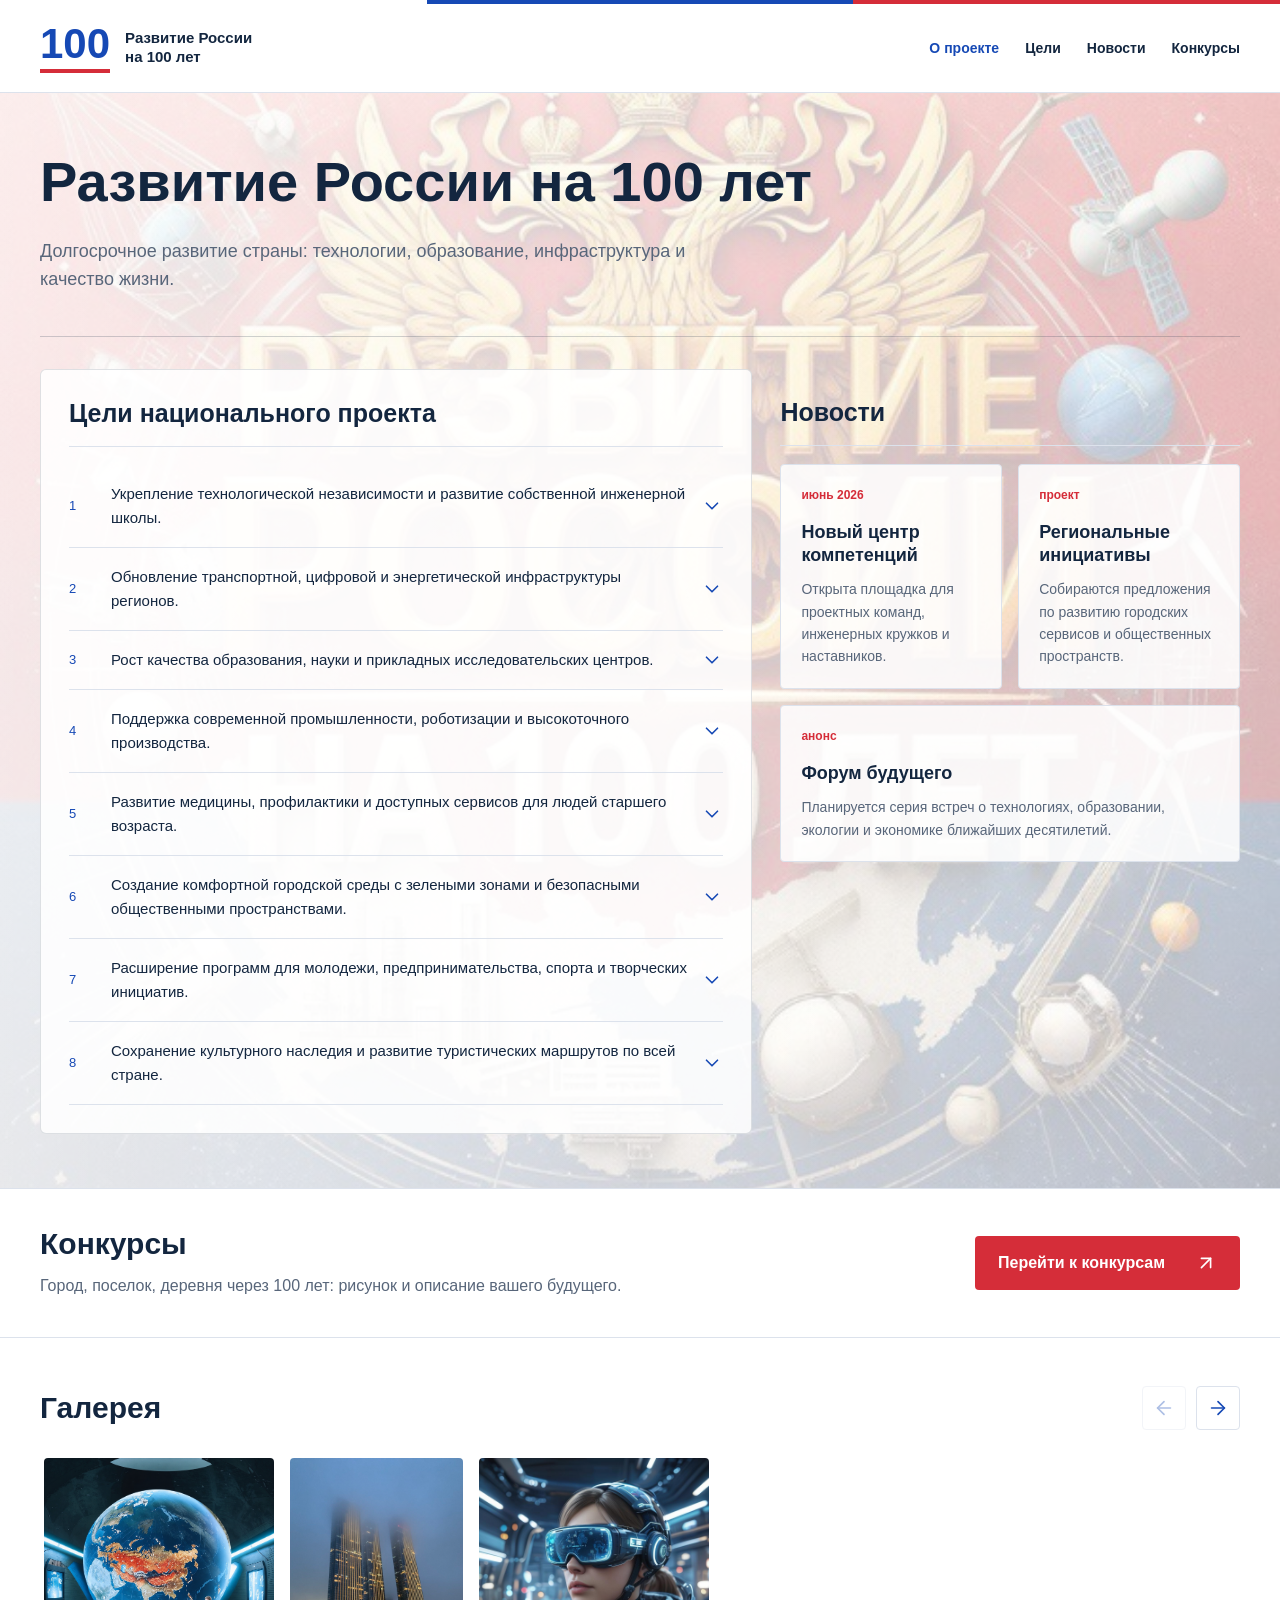
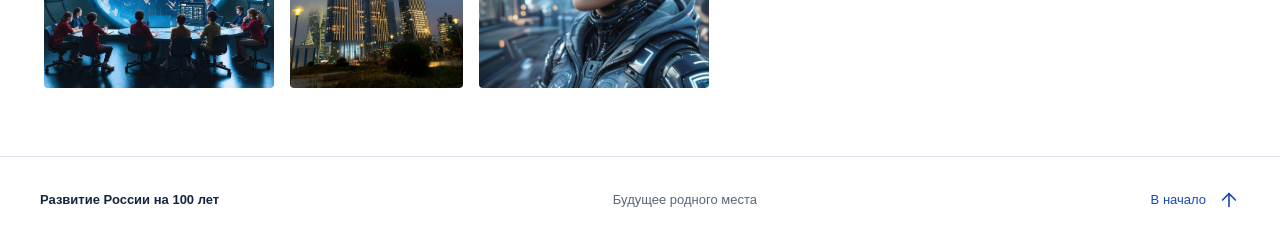
<file: index.html>
<!doctype html>
<html lang="ru">
<head>
    <meta charset="UTF-8">
    <meta name="viewport" content="width=device-width, initial-scale=1.0">
    <meta name="description" content="Развитие России на 100 лет: цели проекта, новости и творческие конкурсы.">
    <meta name="theme-color" content="#1649b5">
    <title>Развитие России на 100 лет</title>
    <link rel="stylesheet" href="styles.css">
    <script src="assets/lucide.min.js" defer></script>
    <script src="script.js" defer></script>
</head>
<body>
    <a class="skip-link" href="#project">Перейти к содержанию</a>
    <header class="site-header">
        <div class="header-inner">
            <a class="brand" href="#top" aria-label="Развитие России на 100 лет, в начало страницы">
                <span class="brand-mark" aria-hidden="true">100</span>
                <span>Развитие России<br>на 100 лет</span>
            </a>
            <nav aria-label="Основная навигация">
                <a href="#project" aria-current="page">О проекте</a><a href="#goals">Цели</a><a href="#news">Новости</a><a href="contests.html">Конкурсы</a>
            </nav>
        </div>
    </header>
    <main id="top">
        <section class="project-home" id="project" aria-labelledby="page-title">
            <div class="container home-hero">
                <h1 id="page-title">Развитие России на 100 лет</h1>
                <p>Долгосрочное развитие страны: технологии, образование, инфраструктура и качество жизни.</p>
            </div>
            <div class="container home-information">
                <div class="dashboard" aria-label="Основная информация">
                    <article class="goals-panel panel" id="goals">
                        <div class="section-heading"><h2>Цели национального проекта</h2></div>
                        <ol class="goals-list">
                            <li class="goal-item">
                                <details>
                                    <summary><span class="goal-index">1</span><span class="goal-title">Укрепление технологической независимости и развитие собственной инженерной школы.</span><i class="goal-chevron" data-lucide="chevron-down" aria-hidden="true"></i></summary>
                                    <div class="goal-description"><p>Развитие собственных технологий, программного обеспечения и инженерных решений. Важные направления: подготовка специалистов, поддержка конструкторских команд и сотрудничество науки с производством. Цель — создавать и совершенствовать необходимые стране технологии, опираясь на собственные знания и компетенции.</p></div>
                                </details>
                            </li>
                            <li class="goal-item">
                                <details>
                                    <summary><span class="goal-index">2</span><span class="goal-title">Обновление транспортной, цифровой и энергетической инфраструктуры регионов.</span><i class="goal-chevron" data-lucide="chevron-down" aria-hidden="true"></i></summary>
                                    <div class="goal-description"><p>Развитие дорог, общественного транспорта, связи и систем энергоснабжения. Современная инфраструктура должна связывать города и небольшие населенные пункты, упрощать поездки и обеспечивать доступ к цифровым сервисам. Особое внимание — надежности сетей, доступности услуг и рациональному использованию энергии.</p></div>
                                </details>
                            </li>
                            <li class="goal-item">
                                <details>
                                    <summary><span class="goal-index">3</span><span class="goal-title">Рост качества образования, науки и прикладных исследовательских центров.</span><i class="goal-chevron" data-lucide="chevron-down" aria-hidden="true"></i></summary>
                                    <div class="goal-description"><p>Создание условий для качественного обучения на всех этапах жизни: от школы до профессиональной переподготовки. Развитие лабораторий, исследовательских центров и практических образовательных программ помогает превращать знания в реальные решения. Важную роль играют наставничество и совместные проекты учебных заведений, ученых и предприятий.</p></div>
                                </details>
                            </li>
                            <li class="goal-item">
                                <details>
                                    <summary><span class="goal-index">4</span><span class="goal-title">Поддержка современной промышленности, роботизации и высокоточного производства.</span><i class="goal-chevron" data-lucide="chevron-down" aria-hidden="true"></i></summary>
                                    <div class="goal-description"><p>Обновление оборудования и производственных процессов, внедрение роботизированных систем и цифрового управления. Это направление объединяет развитие точного машиностроения, новых материалов и контроля качества. Технологии должны повышать эффективность предприятий, снижать расход ресурсов и делать труд людей безопаснее.</p></div>
                                </details>
                            </li>
                            <li class="goal-item">
                                <details>
                                    <summary><span class="goal-index">5</span><span class="goal-title">Развитие медицины, профилактики и доступных сервисов для людей старшего возраста.</span><i class="goal-chevron" data-lucide="chevron-down" aria-hidden="true"></i></summary>
                                    <div class="goal-description"><p>Повышение доступности медицинской помощи, развитие ранней диагностики и профилактики заболеваний. Для людей старшего возраста важны удобные сервисы, помощь в повседневной жизни и условия для активного долголетия. В центре этого направления — качество жизни человека и возможность получать необходимую поддержку рядом с домом.</p></div>
                                </details>
                            </li>
                            <li class="goal-item">
                                <details>
                                    <summary><span class="goal-index">6</span><span class="goal-title">Создание комфортной городской среды с зелеными зонами и безопасными общественными пространствами.</span><i class="goal-chevron" data-lucide="chevron-down" aria-hidden="true"></i></summary>
                                    <div class="goal-description"><p>Развитие парков, дворов, пешеходных маршрутов и мест для отдыха и общения. Комфортная среда должна быть удобной для детей, пожилых людей и жителей с ограниченной мобильностью. Благоустройство объединяет озеленение, безопасное освещение, доступный транспорт и бережное отношение к природным ресурсам.</p></div>
                                </details>
                            </li>
                            <li class="goal-item">
                                <details>
                                    <summary><span class="goal-index">7</span><span class="goal-title">Расширение программ для молодежи, предпринимательства, спорта и творческих инициатив.</span><i class="goal-chevron" data-lucide="chevron-down" aria-hidden="true"></i></summary>
                                    <div class="goal-description"><p>Создание возможностей для учебы, самореализации и запуска собственных проектов. Поддержка молодежных команд, малого бизнеса, спортивных секций и творческих объединений помогает людям применять свои способности. Важны доступные площадки, наставники и возможность развивать инициативы в своем городе, поселке или деревне.</p></div>
                                </details>
                            </li>
                            <li class="goal-item">
                                <details>
                                    <summary><span class="goal-index">8</span><span class="goal-title">Сохранение культурного наследия и развитие туристических маршрутов по всей стране.</span><i class="goal-chevron" data-lucide="chevron-down" aria-hidden="true"></i></summary>
                                    <div class="goal-description"><p>Сохранение исторических памятников, местных традиций и культурного разнообразия регионов. Развитие музеев, туристических маршрутов и инфраструктуры для путешествий помогает знакомиться с историей и природой страны. Новые проекты должны бережно относиться к наследию и приносить пользу местным жителям.</p></div>
                                </details>
                            </li>
                        </ol>
                    </article>
                    <aside class="news-panel" id="news" aria-labelledby="news-title">
                        <div class="section-heading"><h2 id="news-title">Новости</h2></div>
                        <div class="news-grid">
                            <article class="news-card"><span class="news-date">июнь 2026</span><h3>Новый центр компетенций</h3><p>Открыта площадка для проектных команд, инженерных кружков и наставников.</p></article>
                            <article class="news-card"><span class="news-date">проект</span><h3>Региональные инициативы</h3><p>Собираются предложения по развитию городских сервисов и общественных пространств.</p></article>
                            <article class="news-card news-card-wide"><span class="news-date">анонс</span><h3>Форум будущего</h3><p>Планируется серия встреч о технологиях, образовании, экологии и экономике ближайших десятилетий.</p></article>
                        </div>
                    </aside>
                </div>
            </div>
        </section>
        <section class="contest-entry" aria-labelledby="contests-entry-title">
            <div class="container">
                <div><h2 id="contests-entry-title">Конкурсы</h2><p>Город, поселок, деревня через 100 лет: рисунок и описание вашего будущего.</p></div>
                <a class="primary-link" href="contests.html">Перейти к конкурсам <i data-lucide="arrow-up-right" aria-hidden="true"></i></a>
            </div>
        </section>
        <section class="gallery-section" id="gallery" aria-labelledby="gallery-title">
            <div class="container">
                <div class="gallery-heading">
                    <h2 id="gallery-title">Галерея</h2>
                    <div class="gallery-controls" aria-label="Прокрутка галереи">
                        <button type="button" class="icon-button" data-gallery-scroll="-1" aria-label="Предыдущие фотографии" title="Предыдущие фотографии" aria-controls="gallery-track" disabled><i data-lucide="arrow-left" aria-hidden="true"></i></button>
                        <button type="button" class="icon-button" data-gallery-scroll="1" aria-label="Следующие фотографии" title="Следующие фотографии" aria-controls="gallery-track"><i data-lucide="arrow-right" aria-hidden="true"></i></button>
                    </div>
                </div>
                <div class="gallery-track" id="gallery-track" tabindex="0" aria-label="Фотографии проекта">
                    <!-- Add another image link here to extend the gallery. -->
                    <a class="gallery-item" href="assets/gallery/planet-classroom.png" aria-haspopup="dialog" aria-controls="gallery-viewer"><img src="assets/gallery/planet-classroom.png" alt="Учебный зал будущего с большим глобусом" width="1254" height="1254" loading="lazy" decoding="async"></a>
                    <a class="gallery-item" href="assets/gallery/towers-in-fog.png" aria-haspopup="dialog" aria-controls="gallery-viewer"><img src="assets/gallery/towers-in-fog.png" alt="Небоскребы с вечерней подсветкой в тумане" width="960" height="1280" loading="lazy" decoding="async"></a>
                    <a class="gallery-item" href="assets/gallery/future-technology.png" aria-haspopup="dialog" aria-controls="gallery-viewer"><img src="assets/gallery/future-technology.png" alt="Образ технологий будущего: девушка в цифровых очках" width="1024" height="1024" loading="lazy" decoding="async"></a>
                    <a class="gallery-item" href="assets/gallery/city-skyline.png" aria-haspopup="dialog" aria-controls="gallery-viewer"><img src="assets/gallery/city-skyline.png" alt="Панорама небоскребов Москва-Сити" width="1280" height="960" loading="lazy" decoding="async"></a>
                    <a class="gallery-item" href="assets/gallery/space-flight.png" aria-haspopup="dialog" aria-controls="gallery-viewer"><img src="assets/gallery/space-flight.png" alt="Космический корабль над Землей" width="671" height="673" loading="lazy" decoding="async"></a>
                    <a class="gallery-item" href="assets/gallery/lunar-base.png" aria-haspopup="dialog" aria-controls="gallery-viewer"><img src="assets/gallery/lunar-base.png" alt="Футуристичная исследовательская база на Луне" width="1024" height="1024" loading="lazy" decoding="async"></a>
                </div>
            </div>
        </section>
    </main>
    <footer class="site-footer"><div class="container"><a class="footer-brand" href="#top">Развитие России на 100 лет</a><span>Будущее родного места</span><a href="#top" class="back-top">В начало <i data-lucide="arrow-up" aria-hidden="true"></i></a></div></footer>
    <dialog id="gallery-viewer" class="gallery-viewer" aria-labelledby="gallery-viewer-title" aria-describedby="gallery-photo-caption">
        <h2 id="gallery-viewer-title" class="visually-hidden">Галерея</h2>
        <button class="dialog-close" type="button" data-close aria-label="Закрыть" title="Закрыть"><i data-lucide="x" aria-hidden="true"></i></button>
        <div class="gallery-photo-frame"><img id="gallery-photo" alt=""></div>
        <div class="gallery-viewer-footer">
            <p id="gallery-photo-caption"></p>
            <div class="gallery-viewer-controls">
                <button type="button" class="icon-button" data-gallery-prev aria-label="Предыдущее фото" title="Предыдущее фото"><i data-lucide="chevron-left" aria-hidden="true"></i></button>
                <span id="gallery-photo-count" aria-live="polite" aria-atomic="true"></span>
                <button type="button" class="icon-button" data-gallery-next aria-label="Следующее фото" title="Следующее фото"><i data-lucide="chevron-right" aria-hidden="true"></i></button>
            </div>
        </div>
    </dialog>
</body>
</html>
</file>
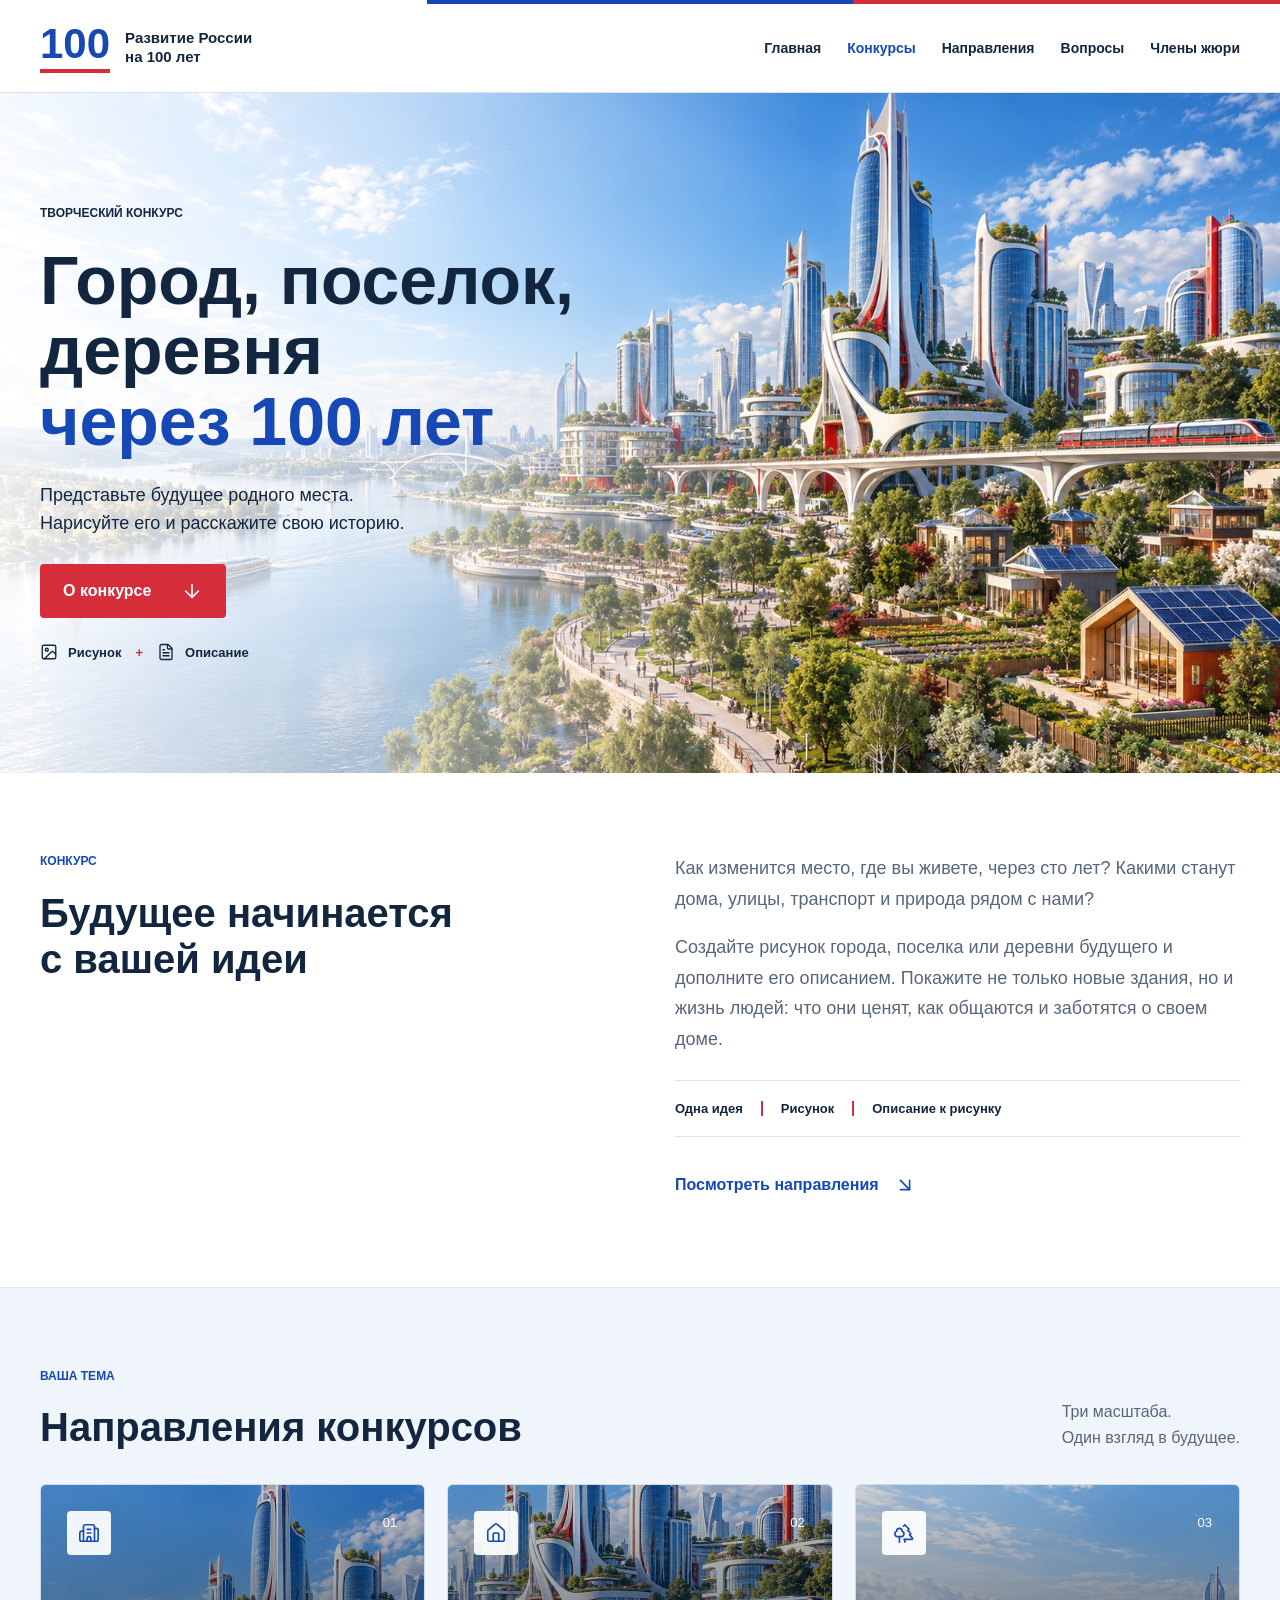
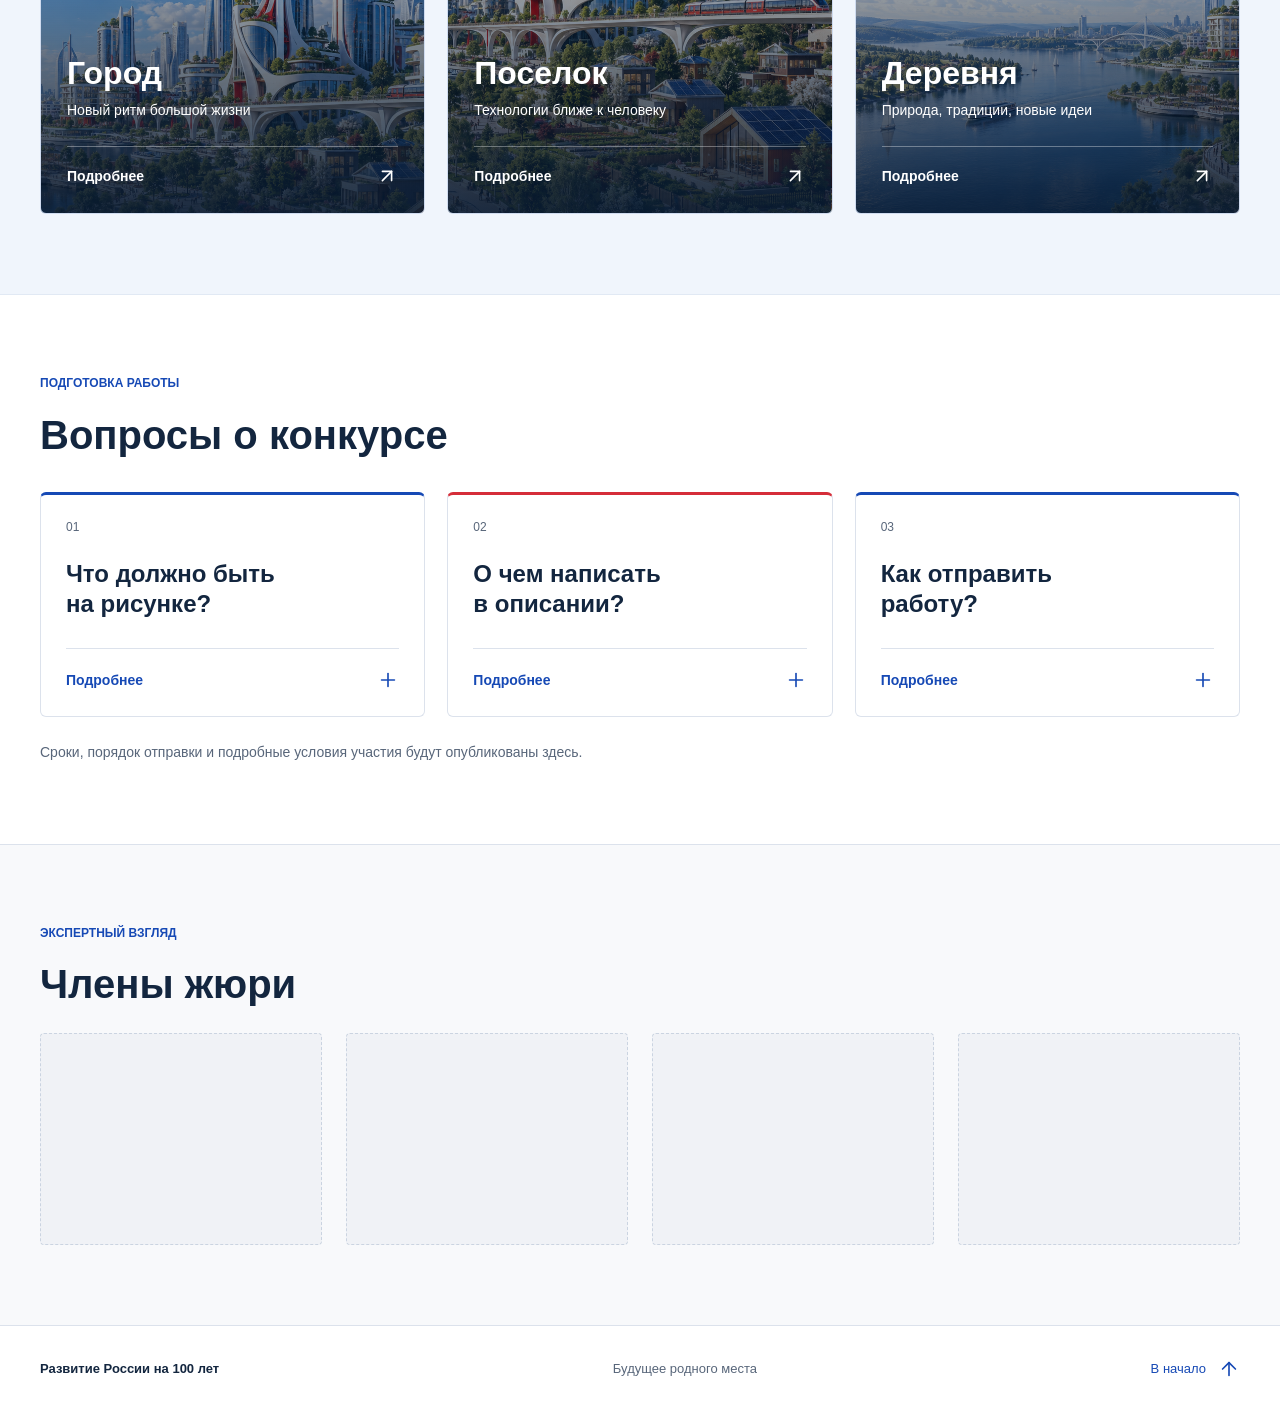
<file: contests.html>
<!doctype html>
<html lang="ru">
<head>
    <meta charset="UTF-8">
    <meta name="viewport" content="width=device-width, initial-scale=1.0">
    <meta name="description" content="Творческий конкурс: рисунок и описание города, поселка или деревни через 100 лет. Направления, вопросы об участии и члены жюри.">
    <meta name="theme-color" content="#1649b5">
    <title>Конкурсы | Развитие России на 100 лет</title>
    <link rel="stylesheet" href="styles.css">
    <script src="assets/lucide.min.js" defer></script>
    <script src="script.js" defer></script>
</head>
<body>
    <a class="skip-link" href="#contest">Перейти к содержанию</a>
    <header class="site-header">
        <div class="header-inner">
            <a class="brand" href="index.html" aria-label="Развитие России на 100 лет, на главную">
                <span class="brand-mark" aria-hidden="true">100</span>
                <span>Развитие России<br>на 100 лет</span>
            </a>
            <nav aria-label="Основная навигация">
                <a href="index.html">Главная</a><a href="#top" aria-current="page">Конкурсы</a><a href="#directions">Направления</a><a href="#questions">Вопросы</a><a href="#jury">Члены жюри</a>
            </nav>
        </div>
    </header>
    <main id="top">
        <section class="contest-hero" id="contests" aria-labelledby="contest-hero-title">
            <img class="hero-image" src="assets/future-settlement.png" alt="Город будущего на берегу реки: белые башни с синим остеклением, зеленые террасы и дома с солнечными крышами" fetchpriority="high" width="1672" height="941">
            <div class="hero-inner">
                <p class="overline">Творческий конкурс</p>
                <h1 id="contest-hero-title">Город, поселок,<br>деревня<br><span>через 100 лет</span></h1>
                <p class="hero-description">Представьте будущее родного места.<br>Нарисуйте его и расскажите свою историю.</p>
                <a class="primary-link" href="#contest">О конкурсе <i data-lucide="arrow-down" aria-hidden="true"></i></a>
                <p class="hero-format"><i data-lucide="image" aria-hidden="true"></i> Рисунок <span>+</span> <i data-lucide="file-text" aria-hidden="true"></i> Описание</p>
            </div>
        </section>

        <section class="section contest-intro" id="contest" aria-labelledby="contest-title">
            <div class="container intro-grid">
                <div><p class="overline">Конкурс</p><h2 id="contest-title">Будущее начинается<br>с вашей идеи</h2></div>
                <div class="intro-copy">
                    <p>Как изменится место, где вы живете, через сто лет? Какими станут дома, улицы, транспорт и природа рядом с нами?</p>
                    <p>Создайте рисунок города, поселка или деревни будущего и дополните его описанием. Покажите не только новые здания, но и жизнь людей: что они ценят, как общаются и заботятся о своем доме.</p>
                    <div class="format-line"><span>Одна идея</span><span>Рисунок</span><span>Описание к рисунку</span></div>
                    <a href="#directions" class="inline-link">Посмотреть направления <i data-lucide="arrow-down-right" aria-hidden="true"></i></a>
                </div>
            </div>
        </section>
        <section class="section directions-section" id="directions" aria-labelledby="directions-title">
            <div class="container">
                <div class="section-top"><div><p class="overline">Ваша тема</p><h2 id="directions-title">Направления конкурсов</h2></div><p>Три масштаба.<br>Один взгляд в будущее.</p></div>
                <div class="topic-grid">
                    <button class="topic-card topic-city" type="button" data-dialog="city-dialog" aria-haspopup="dialog" aria-controls="city-dialog">
                        <span class="topic-icon"><i data-lucide="building-2" aria-hidden="true"></i></span><span class="topic-number">01</span><span class="topic-name">Город</span><span class="topic-caption">Новый ритм большой жизни</span><span class="card-link">Подробнее <i data-lucide="arrow-up-right" aria-hidden="true"></i></span>
                    </button>
                    <button class="topic-card topic-town" type="button" data-dialog="town-dialog" aria-haspopup="dialog" aria-controls="town-dialog">
                        <span class="topic-icon"><i data-lucide="house" aria-hidden="true"></i></span><span class="topic-number">02</span><span class="topic-name">Поселок</span><span class="topic-caption">Технологии ближе к человеку</span><span class="card-link">Подробнее <i data-lucide="arrow-up-right" aria-hidden="true"></i></span>
                    </button>
                    <button class="topic-card topic-village" type="button" data-dialog="village-dialog" aria-haspopup="dialog" aria-controls="village-dialog">
                        <span class="topic-icon"><i data-lucide="trees" aria-hidden="true"></i></span><span class="topic-number">03</span><span class="topic-name">Деревня</span><span class="topic-caption">Природа, традиции, новые идеи</span><span class="card-link">Подробнее <i data-lucide="arrow-up-right" aria-hidden="true"></i></span>
                    </button>
                </div>
            </div>
        </section>
        <section class="section questions-section" id="questions" aria-labelledby="questions-title">
            <div class="container">
                <div class="section-top"><div><p class="overline">Подготовка работы</p><h2 id="questions-title">Вопросы о конкурсе</h2></div></div>
                <div class="question-grid">
                    <button class="question-card" type="button" data-dialog="drawing-dialog" aria-haspopup="dialog" aria-controls="drawing-dialog"><span class="question-number">01</span><span class="question-name">Что должно быть<br>на рисунке?</span><span class="card-link">Подробнее <i data-lucide="plus" aria-hidden="true"></i></span></button>
                    <button class="question-card" type="button" data-dialog="description-dialog" aria-haspopup="dialog" aria-controls="description-dialog"><span class="question-number">02</span><span class="question-name">О чем написать<br>в описании?</span><span class="card-link">Подробнее <i data-lucide="plus" aria-hidden="true"></i></span></button>
                    <button class="question-card" type="button" data-dialog="submission-dialog" aria-haspopup="dialog" aria-controls="submission-dialog"><span class="question-number">03</span><span class="question-name">Как отправить<br>работу?</span><span class="card-link">Подробнее <i data-lucide="plus" aria-hidden="true"></i></span></button>
                </div>
                <p class="participation-note">Сроки, порядок отправки и подробные условия участия будут опубликованы здесь.</p>
            </div>
        </section>
        <section class="section jury-section" id="jury" aria-labelledby="jury-title">
            <div class="container"><p class="overline">Экспертный взгляд</p><h2 id="jury-title">Члены жюри</h2>
                <div class="jury-grid" aria-label="Состав жюри пока не опубликован">
                    <!-- Add jury names and portraits after the composition is approved. -->
                    <div class="jury-slot" aria-hidden="true"></div><div class="jury-slot" aria-hidden="true"></div><div class="jury-slot" aria-hidden="true"></div><div class="jury-slot" aria-hidden="true"></div>
                </div>
            </div>
        </section>
    </main>
    <footer class="site-footer"><div class="container"><a class="footer-brand" href="index.html">Развитие России на 100 лет</a><span>Будущее родного места</span><a href="#top" class="back-top">В начало <i data-lucide="arrow-up" aria-hidden="true"></i></a></div></footer>
    <dialog id="city-dialog" aria-labelledby="city-title">
        <button class="dialog-close" type="button" data-close aria-label="Закрыть"><i data-lucide="x" aria-hidden="true"></i></button>
        <span class="dialog-icon"><i data-lucide="building-2" aria-hidden="true"></i></span><p class="overline">Направление / Город</p><h2 id="city-title">Город через 100 лет</h2>
        <p>Представьте город, в котором технологии помогают людям, а общественные пространства объединяют их.</p>
        <ul><li>Какими станут дома, улицы и районы?</li><li>Как будут передвигаться жители?</li><li>Где люди будут учиться, работать и отдыхать?</li><li>Как город сохранит чистый воздух, воду и зеленые зоны?</li></ul>
        <p class="dialog-note">Покажите вашу идею на рисунке и объясните, что делает этот город особенным.</p>
    </dialog>
    <dialog id="town-dialog" aria-labelledby="town-title">
        <button class="dialog-close" type="button" data-close aria-label="Закрыть"><i data-lucide="x" aria-hidden="true"></i></button>
        <span class="dialog-icon"><i data-lucide="house" aria-hidden="true"></i></span><p class="overline">Направление / Поселок</p><h2 id="town-title">Поселок через 100 лет</h2>
        <p>Представьте уютное место, где современные возможности доступны рядом с домом.</p>
        <ul><li>Как будут выглядеть дома и общие пространства?</li><li>Что свяжет поселок с другими населенными пунктами?</li><li>Где будут расположены школы, места работы и отдыха?</li><li>Как новые технологии улучшат повседневную жизнь?</li></ul>
        <p class="dialog-note">Нарисуйте поселок и расскажите о жизни его жителей.</p>
    </dialog>
    <dialog id="village-dialog" aria-labelledby="village-title">
        <button class="dialog-close" type="button" data-close aria-label="Закрыть"><i data-lucide="x" aria-hidden="true"></i></button>
        <span class="dialog-icon"><i data-lucide="trees" aria-hidden="true"></i></span><p class="overline">Направление / Деревня</p><h2 id="village-title">Деревня через 100 лет</h2>
        <p>Представьте деревню, в которой природа и традиции встречаются с новыми возможностями.</p>
        <ul><li>Какими станут дома, дворы и хозяйства?</li><li>Как жители будут выращивать продукты и получать энергию?</li><li>Что сохранится из местных традиций?</li><li>Как деревня будет заботиться о природе вокруг?</li></ul>
        <p class="dialog-note">Создайте рисунок и опишите, как будет устроена жизнь в вашей деревне будущего.</p>
    </dialog>
    <dialog id="drawing-dialog" aria-labelledby="drawing-title">
        <button class="dialog-close" type="button" data-close aria-label="Закрыть"><i data-lucide="x" aria-hidden="true"></i></button>
        <span class="dialog-icon"><i data-lucide="image" aria-hidden="true"></i></span><p class="overline">Вопрос / Рисунок</p><h2 id="drawing-title">Что должно быть на рисунке?</h2>
        <p>Ваше видение города, поселка или деревни через 100 лет. Можно показать панораму, улицу, площадь, двор или другое место, через которое раскрывается ваша идея.</p>
        <ul><li>Продумайте, как место изменится за сто лет.</li><li>Добавьте детали: транспорт, природу, дома и пространства для людей.</li><li>Покажите связь между архитектурой и повседневной жизнью.</li></ul>
        <p class="dialog-note">Требования к технике, размеру и формату работы будут опубликованы в условиях конкурса.</p>
    </dialog>
    <dialog id="description-dialog" aria-labelledby="description-title">
        <button class="dialog-close" type="button" data-close aria-label="Закрыть"><i data-lucide="x" aria-hidden="true"></i></button>
        <span class="dialog-icon"><i data-lucide="file-text" aria-hidden="true"></i></span><p class="overline">Вопрос / Описание</p><h2 id="description-title">О чем написать в описании?</h2>
        <p>Помогите зрителю понять ваш рисунок. Расскажите о месте, его жителях и изменениях, которые вы представили.</p>
        <ul><li>Как называется ваша работа и какое место изображено?</li><li>Что изменилось через 100 лет, а что сохранилось?</li><li>Как работают новые технологии и как они помогают людям?</li><li>Почему вы хотели бы жить в таком месте?</li></ul>
        <p class="dialog-note">Требования к объему описания будут опубликованы вместе с условиями участия.</p>
    </dialog>
    <dialog id="submission-dialog" aria-labelledby="submission-title">
        <button class="dialog-close" type="button" data-close aria-label="Закрыть"><i data-lucide="x" aria-hidden="true"></i></button>
        <span class="dialog-icon"><i data-lucide="send" aria-hidden="true"></i></span><p class="overline">Вопрос / Участие</p><h2 id="submission-title">Как отправить работу?</h2>
        <p>Способ отправки работ и даты приема пока не опубликованы.</p><p>Подготовьте рисунок и описание к нему. Порядок подачи, требования к файлам и сведениям об авторе появятся на этой странице вместе с подробными условиями конкурса.</p>
    </dialog>
    <noscript><p class="no-script">Рисунок и описание города, поселка или деревни через 100 лет. Сроки и способ отправки работ будут опубликованы здесь. Для просмотра подробностей в карточках включите JavaScript.</p></noscript>
</body>
</html>
</file>
<file: styles.css>
:root {
    --ink: #13263f;
    --muted: #58667a;
    --blue: #1649b5;
    --red: #d52d39;
    --line: #dce2ec;
    --paper: #fff;
    font-family: Arial, Helvetica, sans-serif;
    color: var(--ink);
    background: #fff;
    font-synthesis: none;
}
* { box-sizing: border-box; }
html { scroll-behavior: smooth; scroll-padding-top: 110px; }
body { margin: 0; }
body.modal-open { overflow: hidden; }
h1, h2, h3, p { margin-top: 0; letter-spacing: 0; }
a { color: inherit; text-decoration: none; }
button { font: inherit; letter-spacing: 0; }
button, a { -webkit-tap-highlight-color: transparent; }
button { cursor: pointer; }
:focus-visible { outline: 3px solid var(--red); outline-offset: 5px; }
.lucide { width: 22px; height: 22px; flex-shrink: 0; stroke-width: 1.8; }
.container, .header-inner, .hero-inner { width: min(1280px, calc(100% - 80px)); margin-inline: auto; }
.section { padding: 80px 0; }
.section h2 { font-size: 40px; line-height: 1.15; font-weight: 700; margin-bottom: 26px; }
.overline { font-size: 12px; font-weight: 700; text-transform: uppercase; line-height: 1.4; color: var(--blue); margin-bottom: 20px; }
.site-header { position: sticky; top: 0; z-index: 10; background: rgba(255, 255, 255, .96); border-bottom: 1px solid var(--line); }
.site-header::before { content: ""; display: block; height: 4px; background: linear-gradient(to right, #fff 0 33.333%, #1649b5 33.333% 66.666%, #d52d39 66.666%); }
.header-inner { min-height: 88px; display: flex; justify-content: space-between; gap: 28px; align-items: center; }
.brand { display: flex; align-items: center; gap: 15px; font-size: 15px; font-weight: 700; line-height: 1.25; flex-shrink: 0; }
.brand-mark { color: var(--blue); font-size: 42px; border-bottom: 4px solid var(--red); line-height: 1; padding-bottom: 4px; }
nav { display: flex; gap: 26px; align-items: center; flex-wrap: wrap; }
nav a { font-size: 14px; padding: 12px 0; font-weight: 600; }
nav a:hover, nav a[aria-current="page"] { color: var(--blue); }
.skip-link { position: fixed; top: -80px; left: 16px; background: #fff; color: var(--blue); padding: 16px; z-index: 50; }
.skip-link:focus { top: 10px; }
.contest-hero { position: relative; isolation: isolate; min-height: min(680px, calc(100svh - 150px)); display: flex; align-items: center; background: #d4e9fb; overflow: hidden; }
.hero-image { position: absolute; inset: 0; width: 100%; height: 100%; object-fit: cover; object-position: center 53%; z-index: -2; }
.contest-hero::after { content: ""; position: absolute; inset: 0; z-index: -1; background: linear-gradient(90deg, rgba(255, 255, 255, .88) 0%, rgba(255, 255, 255, .6) 32%, rgba(255, 255, 255, .04) 64%); }
.hero-inner { padding-block: 54px; }
.contest-hero .overline { color: var(--ink); margin-bottom: 23px; }
h1, .contest-hero h1 { font-size: 68px; line-height: 1.04; font-weight: 800; max-width: 660px; margin-bottom: 24px; }
.contest-hero h1 span { color: var(--blue); }
.project-home { background: linear-gradient(90deg, rgba(255, 255, 255, .9), rgba(255, 255, 255, .7)), url("assets/background.png") center / cover; }
.home-hero { padding-block: 58px 42px; border-bottom: 1px solid #13263f33; }
.home-hero h1 { max-width: 900px; font-size: 56px; line-height: 1.1; }
.home-hero > p { max-width: 700px; color: var(--muted); font-size: 18px; line-height: 1.6; margin: 0; }
.home-information { padding-block: 32px 54px; }
.project-home .goals-panel { padding: 28px; background: #ffffffdc; border: 1px solid #13263f22; border-radius: 6px; }
.project-home .news-panel { padding-top: 28px; }
.project-home .news-card { background: #ffffffdc; }
.project-home .dashboard { gap: 28px; }
.project-home .section-heading h2 { font-size: 25px; line-height: 1.2; margin: 0; }
.contest-entry { border-block: 1px solid var(--line); padding-block: 38px; }
.contest-entry .container { display: flex; align-items: center; justify-content: space-between; gap: 30px; }
.contest-entry h2 { font-size: 30px; margin-bottom: 12px; }
.contest-entry p { font-size: 16px; line-height: 1.6; color: var(--muted); margin: 0; max-width: 620px; }
.contest-entry .primary-link { flex-shrink: 0; }
.hero-description { font-size: 18px; line-height: 1.6; max-width: 520px; margin-bottom: 26px; }
.primary-link { display: inline-flex; align-items: center; gap: 30px; background: var(--red); color: #fff; padding: 16px 23px; min-height: 54px; border-radius: 4px; font-weight: 700; }
.primary-link:hover { background: #b91e2b; }
.hero-format { display: flex; gap: 10px; align-items: center; font-size: 13px; font-weight: 600; margin: 25px 0 0; }
.hero-format .lucide { width: 18px; height: 18px; }
.hero-format span { margin-inline: 4px; color: var(--red); }
.intro-grid { display: grid; grid-template-columns: 1fr 1fr; gap: 70px; }
.intro-copy p { font-size: 18px; line-height: 1.7; color: var(--muted); }
.format-line { display: flex; gap: 18px; flex-wrap: wrap; padding: 20px 0; margin-top: 25px; border-top: 1px solid var(--line); border-bottom: 1px solid var(--line); font-size: 13px; font-weight: 700; }
.format-line span + span { border-left: 2px solid var(--red); padding-left: 18px; }
.inline-link { display: inline-flex; gap: 15px; align-items: center; font-weight: 700; color: var(--blue); margin-top: 26px; min-height: 44px; }
.inline-link:hover { color: var(--red); }
.directions-section { background: #f0f5fc; border-block: 1px solid #e1e9f4; }
.section-top { display: flex; justify-content: space-between; align-items: flex-end; gap: 30px; margin-bottom: 34px; }
.section-top h2 { margin-bottom: 0; }
.section-top > p { color: var(--muted); font-size: 16px; line-height: 1.6; margin: 0; }
.topic-grid, .question-grid { display: grid; grid-template-columns: repeat(3, minmax(0, 1fr)); gap: 22px; }
.topic-card { position: relative; display: flex; flex-direction: column; align-items: flex-start; min-height: 330px; text-align: left; border: 1px solid #cfdbef; border-radius: 6px; overflow: hidden; padding: 26px; color: #fff; background-color: var(--blue); background-image: linear-gradient(0deg, rgba(8, 27, 51, .91), rgba(8, 27, 51, .2)), url("assets/future-settlement.png"); background-size: auto, auto 145%; transition: transform .2s, box-shadow .2s; }
.topic-city { background-position: center, 76% 24%; }
.topic-town { background-position: center, 100% 80%; }
.topic-village { background-position: center, 4% 70%; }
.topic-card:hover { transform: translateY(-4px); box-shadow: 0 12px 28px #13263f24; }
.topic-icon { display: grid; place-items: center; width: 44px; height: 44px; background: #ffffffed; color: var(--blue); border-radius: 4px; }
.topic-number { position: absolute; top: 30px; right: 27px; font-size: 13px; }
.topic-name { margin-top: auto; padding-top: 55px; font-size: 32px; font-weight: 700; }
.topic-caption { font-size: 14px; line-height: 1.5; margin-top: 8px; }
.card-link { display: flex; align-items: center; justify-content: space-between; width: 100%; font-size: 14px; font-weight: 600; margin-top: 25px; padding-top: 18px; border-top: 1px solid #ffffff57; }
.question-card { display: flex; flex-direction: column; align-items: flex-start; text-align: left; min-height: 225px; padding: 25px; border: 1px solid var(--line); border-top: 3px solid var(--blue); border-radius: 6px; background: #fff; color: var(--ink); transition: background .2s, border-color .2s; }
.question-card:nth-child(2) { border-top-color: var(--red); }
.question-card:hover { background: #f0f5fc; border-color: var(--blue); }
.question-number { color: var(--muted); font-size: 12px; }
.question-name { font-size: 24px; font-weight: 700; line-height: 1.25; margin-top: 25px; }
.question-card .card-link { color: var(--blue); border-top-color: var(--line); margin-top: auto; padding-top: 20px; }
.participation-note { color: var(--muted); font-size: 14px; line-height: 1.6; margin: 24px 0 0; }
.jury-section { border-top: 1px solid var(--line); background: #f8f9fb; }
.jury-grid { display: grid; grid-template-columns: repeat(4, minmax(0, 1fr)); gap: 24px; }
.jury-slot { aspect-ratio: 4 / 3; border: 1px dashed #cbd4e1; background: #f0f2f6; border-radius: 4px; }
.dashboard { display: grid; grid-template-columns: minmax(0, 1.55fr) minmax(0, 1fr); gap: 48px; }
.section-heading { display: flex; align-items: center; gap: 12px; padding-bottom: 18px; border-bottom: 1px solid var(--line); margin-bottom: 18px; }
.section .section-heading h2 { font-size: 23px; margin: 0; }
.section-number { color: var(--blue); font-size: 12px; font-weight: 700; }
.goals-list { list-style: none; padding: 0; margin: 0; }
.goal-item { border-bottom: 1px solid var(--line); }
.goal-item summary { display: grid; grid-template-columns: 28px minmax(0, 1fr) 22px; gap: 14px; align-items: center; padding: 17px 0; cursor: pointer; list-style: none; }
.goal-item summary::-webkit-details-marker { display: none; }
.goal-index { font-size: 13px; color: var(--blue); line-height: 1.6; }
.goal-title { font-size: 15px; line-height: 1.6; color: var(--ink); }
.goal-item summary:hover .goal-title, .goal-item details[open] .goal-title { color: var(--blue); }
.goal-chevron { color: var(--blue); }
.goal-item details[open] .goal-chevron { transform: rotate(180deg); }
.goal-description { padding: 0 0 20px 42px; }
.goal-description p { margin: 0; font-size: 15px; line-height: 1.7; color: var(--muted); }
.news-grid { display: grid; grid-template-columns: repeat(2, minmax(0, 1fr)); gap: 16px; }
.news-card { border: 1px solid var(--line); padding: 20px; border-radius: 4px; }
.news-card-wide { grid-column: 1 / -1; }
.news-date { font-size: 12px; color: var(--red); font-weight: 700; }
.news-card h3 { font-size: 18px; line-height: 1.25; margin: 18px 0 12px; }
.news-card p { color: var(--muted); font-size: 14px; line-height: 1.6; margin: 0; }
.site-footer { border-top: 1px solid var(--line); padding: 32px 0; }
.site-footer .container { display: flex; justify-content: space-between; align-items: center; gap: 24px; font-size: 13px; }
.footer-brand { font-weight: 700; }
.site-footer span { color: var(--muted); }
.back-top { display: inline-flex; align-items: center; gap: 12px; color: var(--blue); }
dialog { width: min(720px, calc(100% - 32px)); max-height: calc(100svh - 48px); margin: auto; padding: 40px; border: 0; border-top: 4px solid var(--red); border-radius: 8px; background: #fff; color: var(--ink); box-shadow: 0 24px 100px #0005; overscroll-behavior: contain; }
dialog::backdrop { background: #10213899; backdrop-filter: blur(7px); }
.dialog-close { position: absolute; right: 16px; top: 16px; width: 44px; height: 44px; display: grid; place-items: center; background: #edf2f9; border: 0; border-radius: 4px; color: var(--ink); }
.dialog-close:hover { background: #dfe8f6; }
.dialog-icon { width: 48px; height: 48px; display: grid; place-items: center; background: #edf2fb; color: var(--blue); border-radius: 4px; margin-bottom: 24px; }
dialog .overline { margin-bottom: 12px; }
dialog h2 { font-size: 32px; line-height: 1.2; margin-bottom: 24px; padding-right: 8px; }
dialog p, dialog li { font-size: 17px; line-height: 1.65; }
dialog ul { padding-left: 23px; }
dialog li { padding-left: 5px; margin-bottom: 8px; }
.dialog-note { border-top: 1px solid var(--line); padding-top: 20px; margin-top: 24px; margin-bottom: 0; color: var(--muted); }
.no-script { padding: 30px; }
.visually-hidden { position: absolute; width: 1px; height: 1px; padding: 0; margin: -1px; overflow: hidden; clip-path: inset(50%); white-space: nowrap; border: 0; }
.gallery-section { padding-block: 48px 52px; }
.gallery-heading { display: flex; justify-content: space-between; align-items: center; gap: 20px; margin-bottom: 22px; }
.gallery-heading h2 { font-size: 30px; margin: 0; }
.gallery-controls, .gallery-viewer-controls { display: flex; align-items: center; gap: 10px; }
.icon-button { width: 44px; height: 44px; flex-shrink: 0; display: grid; place-items: center; padding: 0; color: var(--blue); background: #fff; border: 1px solid var(--line); border-radius: 4px; }
.icon-button:hover:not(:disabled) { background: #edf2fb; border-color: var(--blue); }
.icon-button:disabled { opacity: .35; cursor: default; }
.gallery-track { display: flex; gap: 16px; max-width: 100%; overflow-x: auto; padding: 6px 4px 16px; scroll-snap-type: x mandatory; scroll-padding-inline: 4px; scrollbar-width: thin; scrollbar-color: #a5b8d7 #f0f3f8; }
.gallery-item { display: block; flex: 0 0 auto; scroll-snap-align: start; border-radius: 4px; overflow: hidden; }
.gallery-item img { display: block; height: 230px; width: auto; max-width: none; }
.gallery-item:hover { opacity: .9; }
dialog.gallery-viewer { width: min(1100px, calc(100% - 32px)); padding: 64px 24px 20px; }
.gallery-photo-frame { height: min(65svh, 720px); display: grid; place-items: center; background: #f4f6fa; }
#gallery-photo { display: block; width: 100%; height: 100%; min-height: 0; object-fit: contain; }
.gallery-viewer-footer { display: flex; align-items: center; justify-content: space-between; gap: 24px; padding-top: 18px; }
.gallery-viewer-footer p { font-size: 14px; line-height: 1.5; margin: 0; color: var(--muted); }
#gallery-photo-count { min-width: 44px; text-align: center; font-size: 13px; white-space: nowrap; }
@media (max-width: 600px) {
    .gallery-section { padding-block: 36px; }
    .gallery-item img { height: 190px; }
    .gallery-viewer-footer { flex-direction: column; align-items: stretch; gap: 14px; }
    .gallery-viewer-controls { justify-content: center; }
    dialog.gallery-viewer { padding: 64px 16px 16px; }
    .gallery-photo-frame { height: min(55svh, 500px); }
}
@media (min-width: 1600px) { .contest-hero h1 { font-size: 78px; } }
@media (max-width: 1100px) {
    .container, .header-inner, .hero-inner { width: calc(100% - 48px); }
    nav { gap: 17px; }
    .brand { font-size: 13px; }
    .contest-hero h1 { font-size: 60px; }
    .intro-grid { gap: 40px; }
    .section h2 { font-size: 34px; }
    .topic-card { padding: 22px; }
    .topic-caption { font-size: 13px; }
}
@media (max-width: 800px) {
    html { scroll-padding-top: 145px; }
    .header-inner { flex-wrap: wrap; gap: 8px; padding: 16px 0 10px; }
    nav { width: 100%; justify-content: space-between; gap: 10px; }
    nav a { font-size: 12px; }
    .brand-mark { font-size: 32px; }
    .brand { font-size: 13px; }
    .section { padding: 56px 0; }
    .intro-grid, .dashboard { grid-template-columns: 1fr; gap: 24px; }
    .topic-grid, .question-grid { gap: 14px; }
    .topic-card { min-height: 280px; padding: 18px; }
    .topic-name { font-size: 26px; }
    .topic-number { right: 18px; }
    .question-card { padding: 18px; }
    .question-name { font-size: 20px; }
    .jury-grid { gap: 16px; }
    .hero-description { max-width: 400px; }
    .home-hero h1 { font-size: 46px; }
    .contest-entry .container { align-items: flex-start; flex-direction: column; gap: 22px; }
}
@media (max-width: 600px) {
    .container, .header-inner, .hero-inner { width: calc(100% - 36px); }
    .header-inner { padding-top: 12px; }
    nav { gap: 5px 13px; justify-content: flex-start; }
    nav a { padding: 8px 0; }
    html { scroll-padding-top: 158px; }
    .contest-hero { min-height: 0; }
    .hero-inner { padding: 44px 0 40px; }
    .hero-image { object-position: 64% center; }
    .contest-hero::after { background: rgba(255, 255, 255, .73); }
    .contest-hero h1 { font-size: 42px; max-width: 370px; }
    .home-hero { padding-block: 36px 28px; }
    .home-hero h1 { font-size: 36px; }
    .home-hero > p { font-size: 16px; }
    .home-information { padding-block: 24px 36px; }
    .project-home .goals-panel { padding: 20px; }
    .project-home .section-heading h2 { font-size: 22px; }
    .project-home .news-panel { padding-top: 12px; }
    .hero-description { font-size: 16px; }
    .contest-hero .overline { margin-bottom: 18px; }
    .primary-link { padding: 14px 20px; }
    .section h2 { font-size: 30px; }
    .intro-copy p { font-size: 16px; }
    .section-top { display: block; margin-bottom: 26px; }
    .section-top > p { margin-top: 18px; }
    .topic-grid, .question-grid { grid-template-columns: 1fr; gap: 18px; }
    .topic-card { min-height: 275px; padding: 24px; background-size: auto, cover; }
    .topic-caption { font-size: 14px; }
    .topic-name { font-size: 30px; }
    .topic-card .card-link { margin-top: 20px; }
    .question-card { min-height: 200px; padding: 24px; }
    .question-name { margin-top: 18px; font-size: 23px; }
    .jury-grid { grid-template-columns: repeat(2, minmax(0, 1fr)); }
    .news-grid { grid-template-columns: 1fr; }
    .section .section-heading h2 { font-size: 22px; }
    .site-footer .container { flex-wrap: wrap; gap: 20px; }
    .site-footer span { width: 100%; order: 3; }
    dialog { padding: 28px 24px; }
    dialog h2 { font-size: 26px; }
    dialog p, dialog li { font-size: 16px; }
}
@media (max-width: 370px) {
    .contest-hero h1 { font-size: 34px; margin-bottom: 18px; }
    .home-hero h1 { font-size: 32px; }
    .hero-inner { padding: 28px 0; }
    .hero-description { font-size: 15px; margin-bottom: 20px; }
    .hero-format { margin-top: 20px; }
    .contest-intro { padding-top: 44px; }
}
@media (prefers-reduced-motion: reduce) {
    html { scroll-behavior: auto; }
    .topic-card, .question-card { transition: none; }
}
</file>
